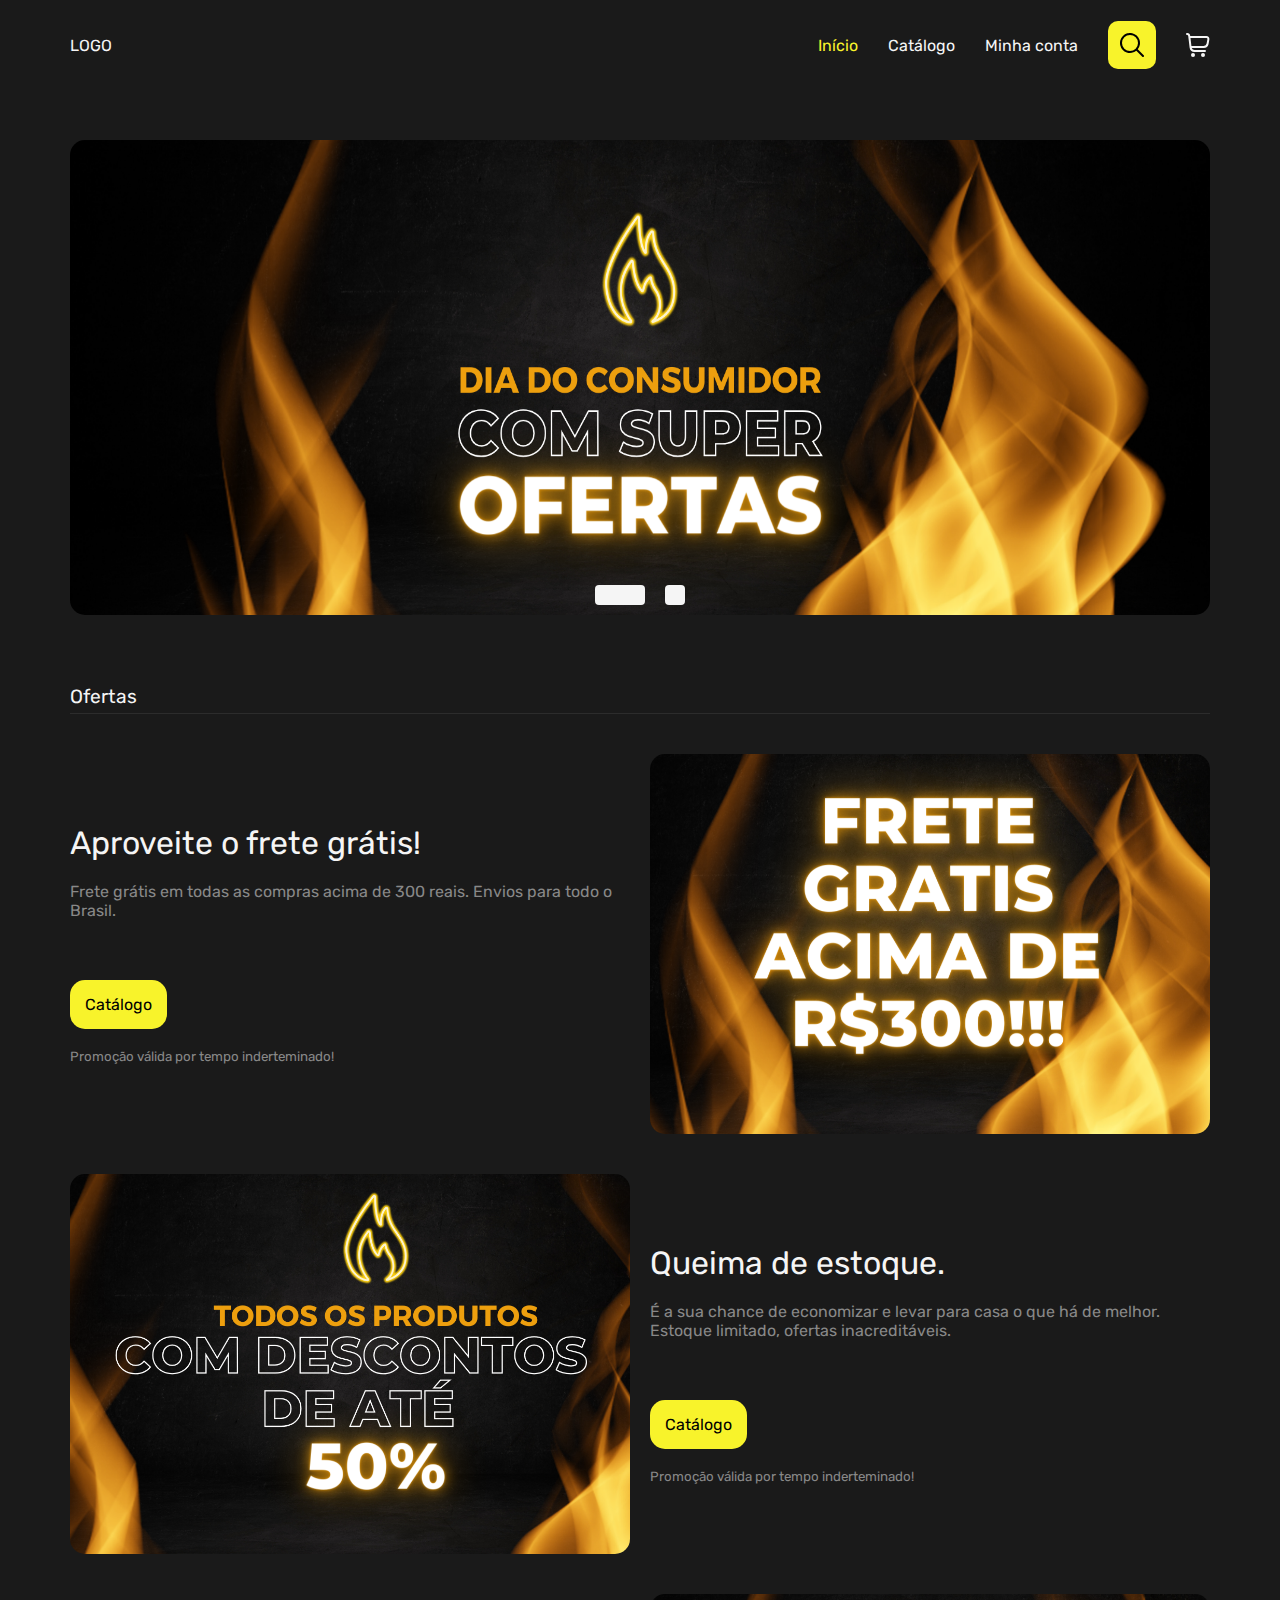
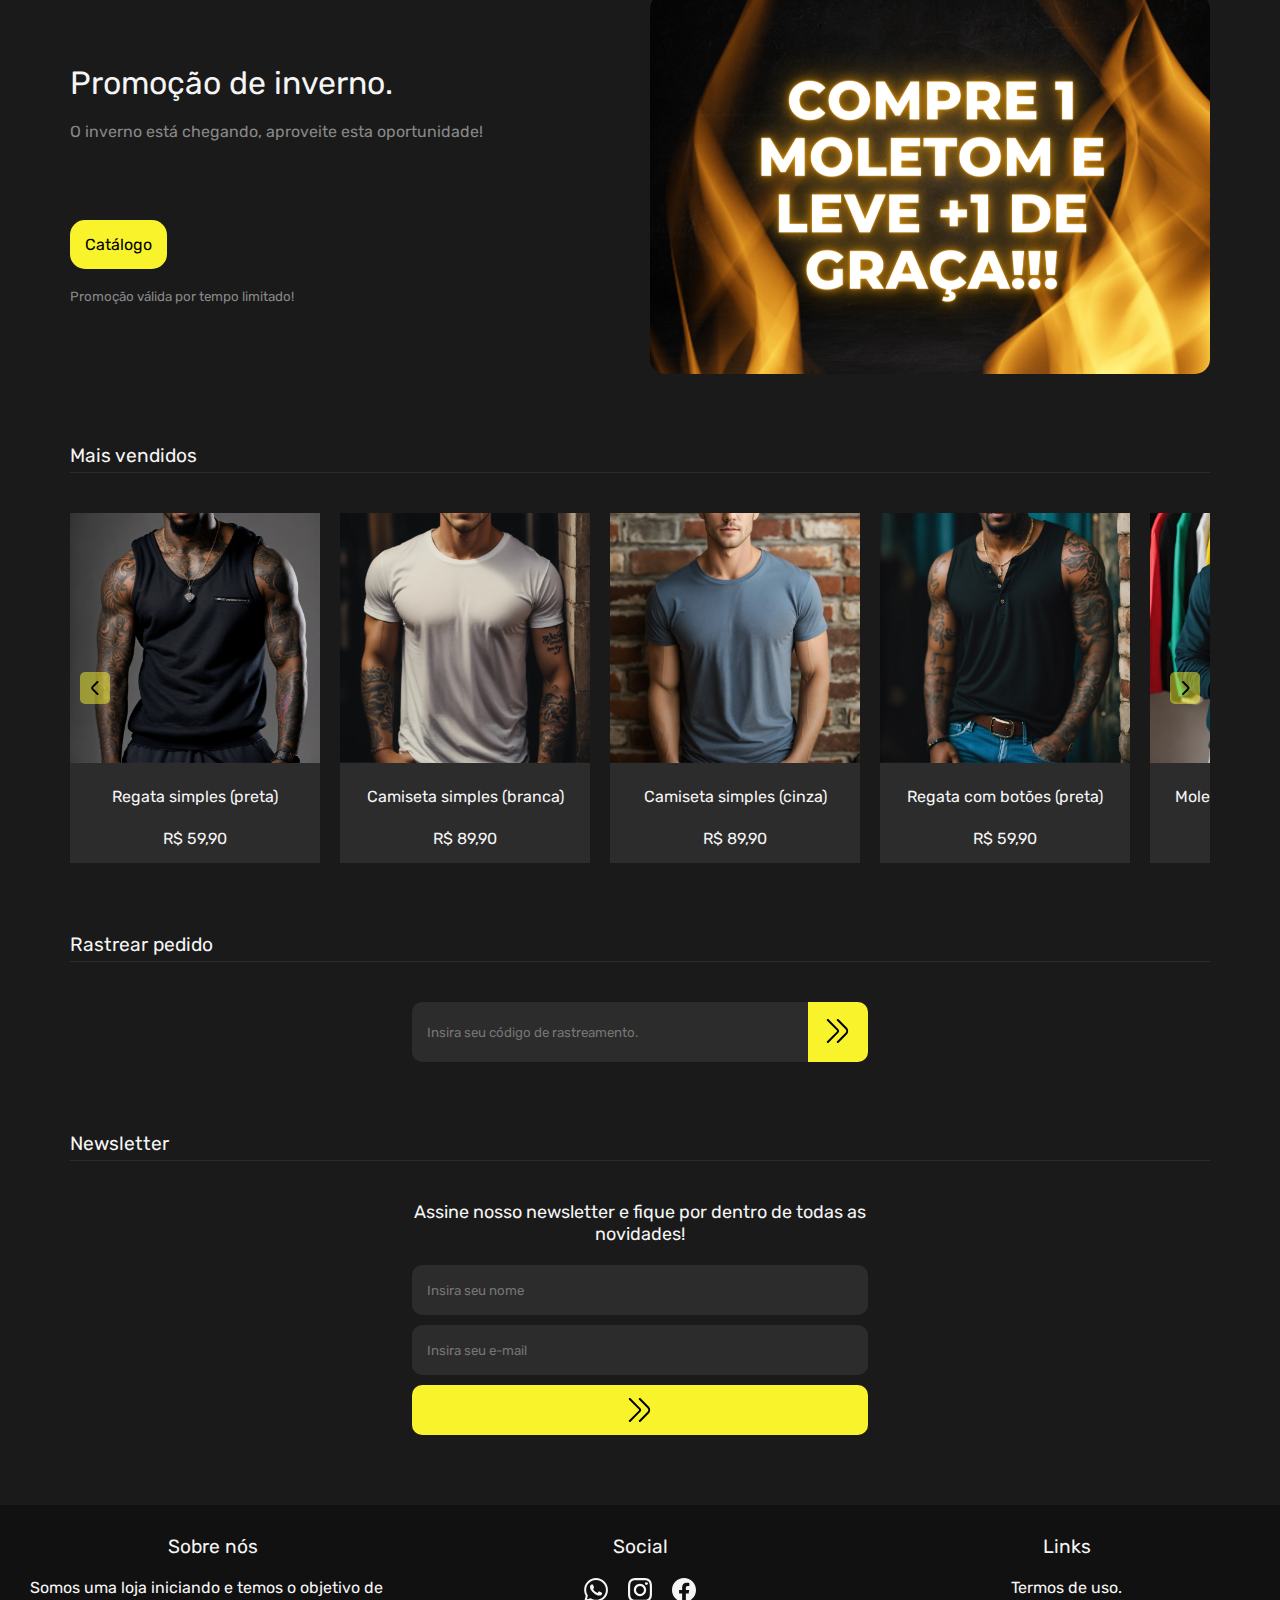
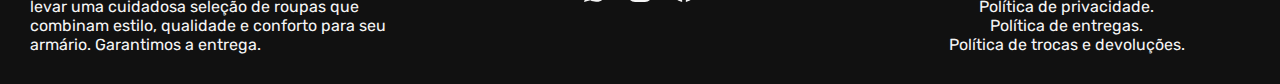
<file: index.html>
<!DOCTYPE html>
<html lang="en">
    <head>
        <meta charset="UTF-8">
        <meta http-equiv="X-UA-Compatible" content="IE=edge">
        <meta name="viewport" content="width=device-width, initial-scale=1.0">
        <title>Início</title>
        <link rel="stylesheet" href="./styles/style.css">
        <link rel="stylesheet" href="./styles/indexStyle.css">
        <script defer src="./scripts/script.js"></script>
        <script defer src="./scripts/indexScript.js"></script>
    </head>
    <body>
        <!--Cart-->
        <div class="cart">
            <p>Meu carrinho</p>
            <div class="line"></div>
            <div class="cart-products">
                
            </div>
            <button class="buy-button">Finalizar pedido</button>
        </div>

        <!--Header-->
        <section class="header">
            <div class="logo">LOGO</div>
            <div class="menu">
                <a href="index.html" class="current">Início</a>
                <a href="catalog.html">Catálogo</a>
                <a href="conta.html">Minha conta</a>
                <!--Form sending input "search" data as "get" to "catalog.html" url-->
                <form class="search-box search-box-closed" action="catalog.html" method="get" autocomplete="off">
                    <input class="search-input search-input-closed" placeholder="Sua procura" name="search">
                    <button class="search-button search-button-closed" type="submit">
                        <img src="icons/search.svg" style="aspect-ratio: 1/1; width: 24px;">
                    </button>
                </form>
                <div class="cart-icon" style="width: 24px; height: 24px;">
                    <img src="icons/shopping-cart.svg" style="aspect-ratio: 1/1; width: 24px;"
                    class="filter-white">
                </div>
            </div>
        </section>

        <!--Content-section-->
        <section class="content-section">
            <div class="slide-box">
                <div class="slides">
                    <img class="slide-1" src="images/1.png" alt="prop1"/>
                    <img class="slide-2" src="images/2.png" alt="prop2"/>
                </div>
                <div class="nav">
                    <input type="radio" name="slides" id="radio-1" checked>
                    <label for="radio-1"></label>
                    <input type="radio" name="slides" id="radio-2">
                    <label for="radio-2"></label>
                </div>
            </div>

            <div class="division offers">
                <p>Ofertas</p>
                <div class="line"></div>
                <div class="offer">
                    <div class="offer-text">
                        <p class="title">Aproveite o frete grátis!</p>
                        <p class="text">Frete grátis em todas as compras acima de 300 reais. Envios para todo o Brasil.</p>
                        <div class="button" onclick="window.location.href = 'catalog.html';">Catálogo</div>
                        <p class="mini-text">Promoção válida por tempo inderteminado!</p>
                    </div>
                    <div class="offer-img-box"><img class="offer-img" src="images/3.png" alt="prop3"></div>
                </div>
                <div class="offer">
                    <div class="offer-img-box"><img class="offer-img" src="images/4.png" alt="prop4"></div>
                    <div class="offer-text">
                        <p class="title">Queima de estoque.</p>
                        <p class="text">É a sua chance de economizar e levar para casa o que há de melhor. Estoque limitado, ofertas inacreditáveis.</p>
                        <div class="button" onclick="window.location.href = 'catalog.html';">Catálogo</div>
                        <p class="mini-text">Promoção válida por tempo inderteminado!</p>
                    </div>
                </div>
                <div class="offer">
                    <div class="offer-text">
                        <p class="title">Promoção de inverno.</p>
                        <p class="text">O inverno está chegando, aproveite esta oportunidade!</p>
                        <div class="button" onclick="window.location.href = 'catalog.html?search=moletom';">Catálogo</div>
                        <p class="mini-text">Promoção válida por tempo limitado!</p>
                    </div>
                    <div class="offer-img-box"><img class="offer-img" src="images/5.png" alt="prop5"></div>
                </div>
            </div>

            <div class="division best-sellers">
                <p>Mais vendidos</p>
                <div class="line"></div>
                <div class="showcase-box">
                    <div class="showcase-products">
                        <div class="product-card regata" onclick="redirectToProductPage(this);"
                        data-image="productImages/Regata simples (preta).jpg"
                        data-name="Regata simples (preta)"
                        data-price=59.90>
                        <div><img src="productImages/Regata simples (preta).jpg" style="aspect-ratio: 1/1; width: 250px;"></div>
                        <p>Regata simples (preta)</p>
                        <p>R$ 59,90</p>
                        </div>
                        <div class="product-card camiseta" onclick="redirectToProductPage(this);"
                        data-image="productImages/Camiseta simples (branca).jpg"
                        data-name="Camiseta simples (branca)"
                        data-price=89.90>
                            <div><img src="productImages/Camiseta simples (branca).jpg" style="aspect-ratio: 1/1; width: 250px;"></div>
                            <p>Camiseta simples (branca)</p>
                            <p>R$ 89,90</p>
                        </div>
                        <div class="product-card camiseta" onclick="redirectToProductPage(this);"
                        data-image="productImages/Camiseta simples (cinza).jpg"
                        data-name="Camiseta simples (cinza)"
                        data-price=89.90>
                            <div><img src="productImages/Camiseta simples (cinza).jpg" style="aspect-ratio: 1/1; width: 250px;"></div>
                            <p>Camiseta simples (cinza)</p>
                            <p>R$ 89,90</p>
                        </div>
                        <div class="product-card regata" onclick="redirectToProductPage(this);"
                        data-image="productImages/Regata com botões (preta).jpg"
                        data-name="Regata com botões (preta)"
                        data-price=59.90>
                            <div><img src="productImages/Regata com botões (preta).jpg" style="aspect-ratio: 1/1; width: 250px;"></div>
                            <p>Regata com botões (preta)</p>
                            <p>R$ 59,90</p>
                        </div>
                        <div class="product-card moletom" onclick="redirectToProductPage(this);"
                        data-image="productImages/Moletom sem capuz (preto).jpg"
                        data-name="Moletom sem capuz (preto)"
                        data-price=119.90>
                            <div><img src="productImages/Moletom sem capuz (preto).jpg" style="aspect-ratio: 1/1; width: 250px;"></div>
                            <p>Moletom sem capuz (preto)</p>
                            <p>R$ 119,90</p>
                        </div>
                        <div class="product-card camiseta" onclick="redirectToProductPage(this);"
                        data-image="productImages/Camiseta polo simples (branca).jpg"
                        data-name="Camiseta polo simples (branca)"
                        data-price=109>
                            <div><img src="productImages/Camiseta polo simples (branca).jpg" style="aspect-ratio: 1/1; width: 250px;"></div>
                            <p>Camiseta polo simples (branca)</p>
                            <p>R$ 109</p>
                        </div>
                        <div class="product-card camiseta" onclick="redirectToProductPage(this);"
                        data-image="productImages/Camiseta com botões (escura).jpg"
                        data-name="Camiseta com botões (escura)"
                        data-price=99.90>
                            <div><img src="productImages/Camiseta com botões (escura).jpg" style="aspect-ratio: 1/1; width: 250px;"></div>
                            <p>Camiseta com botões (escura)</p>
                            <p>R$ 99,90</p>
                        </div>
                        <div class="product-card camiseta" onclick="redirectToProductPage(this);"
                        data-image="productImages/Camiseta gola V (escura).jpg"
                        data-name="Camiseta gola V (escura)"
                        data-price=79.90>
                            <div><img src="productImages/Camiseta gola V (escura).jpg" style="aspect-ratio: 1/1; width: 250px;"></div>
                            <p>Camiseta gola V (escura)</p>
                            <p>R$ 79,90</p>
                        </div>
                        <div class="product-card moletom" onclick="redirectToProductPage(this);"
                        data-image="productImages/Moletom simples (preto).jpg"
                        data-name="Moletom simples (preto)"
                        data-price=160>
                            <div><img src="productImages/Moletom simples (preto).jpg" style="aspect-ratio: 1/1; width: 250px;"></div>
                            <p>Moletom simples (preto)</p>
                            <p>R$ 160</p>
                        </div>
                    </div>
                    <div class="showcase-nav">
                        <div class="arrow arrow-left">
                            <img src="icons/angulo-pequeno-esquerdo.svg" style="aspect-ratio: 1/1; width: 24px;">
                        </div>
                        <div class="arrow arrow-right">
                            <img src="icons/angulo-pequeno-direito.svg" style="aspect-ratio: 1/1; width: 24px;">
                        </div>
                    </div>
                </div>
            </div>

            <div class="division rastr">
                <p>Rastrear pedido</p>
                <div class="line"></div>
                <form class="rastr-box">
                    <input class="rastr-input" placeholder="Insira seu código de rastreamento.">
                    <button class="rastr-button">
                        <img src="icons/angulo-duplo-direito.svg" style="aspect-ratio: 1/1; width: 24px;">
                    </button>
                </form>
            </div>

            <div class="division news">
                <p>Newsletter</p>
                <div class="line"></div>
                <form class="news-box">
                    <p>Assine nosso newsletter e fique por dentro de todas as novidades!</p>
                    <input class="news-input" placeholder="Insira seu nome">
                    <input class="news-input" placeholder="Insira seu e-mail">
                    <button class="news-button">
                        <img src="icons/angulo-duplo-direito.svg" style="aspect-ratio: 1/1; width: 24px;">
                    </button>
                </form>
            </div>

        </section>

        <!--Footer-->
        <section class="footer">
            <div class="footer-div about">
                <p class="footer-title">Sobre nós</p>
                <p>Somos uma loja iniciando e temos o objetivo de levar uma cuidadosa seleção de roupas que combinam estilo, qualidade e conforto para seu armário. Garantimos a entrega.</p>
            </div>
            <div class="footer-div social">
                <p class="footer-title">Social</p>
                <div class="footer-socials">
                    <a href="">
                        <img src="icons/whatsapp.svg" style="aspect-ratio: 1/1; width: 24px;" class="filter-white">
                    </a>
                    <a href="">
                        <img src="icons/instagram.svg" style="aspect-ratio: 1/1; width: 24px;" class="filter-white">
                    </a>
                    <a href="">
                        <img src="icons/facebook.svg" style="aspect-ratio: 1/1; width: 24px;" class="filter-white">
                    </a>
                </div>
            </div>
            <div class="footer-div links">
                <p class="footer-title">Links</p>
                    <a href="">Termos de uso.</a>
                    <a href="">Política de privacidade.</a>
                    <a href="">Política de entregas.</a>
                    <a href="">Política de trocas e devoluções.</a>
            </div>
        </section>

    </body>
</html>
</file>
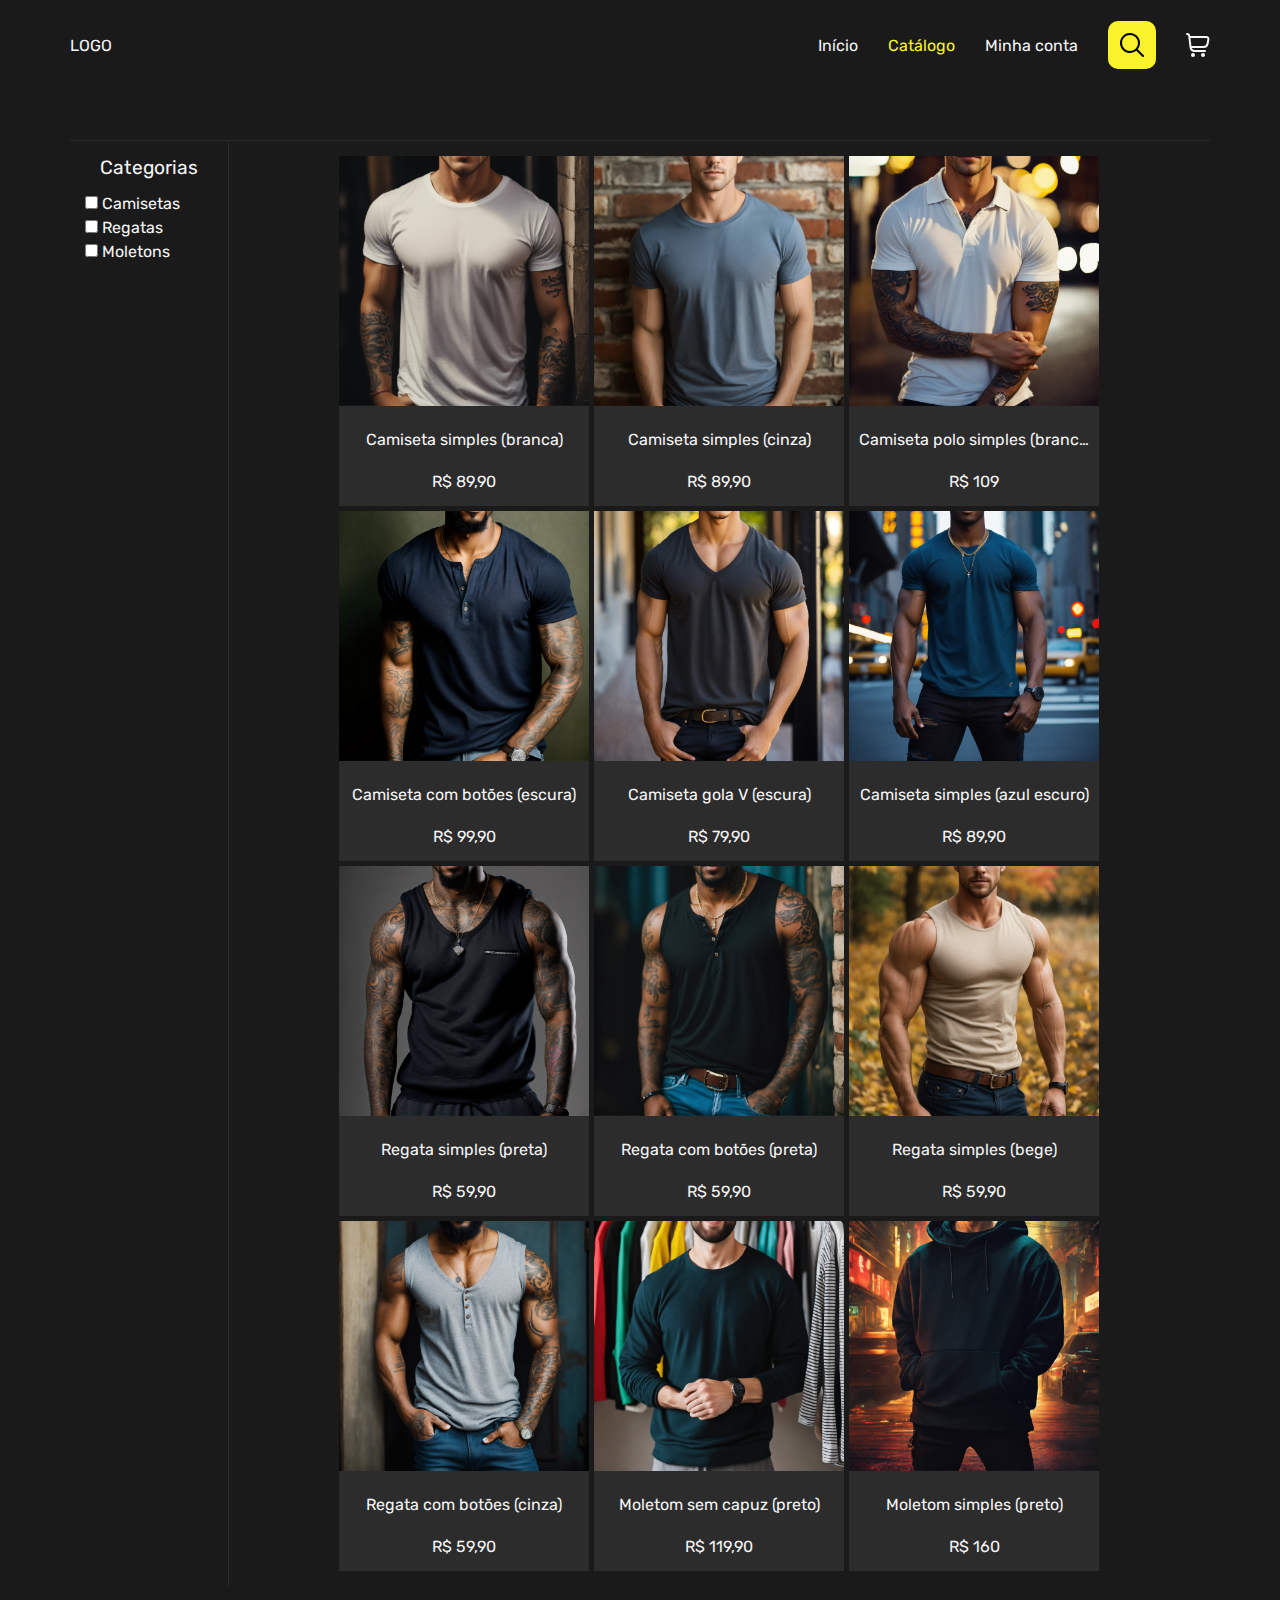
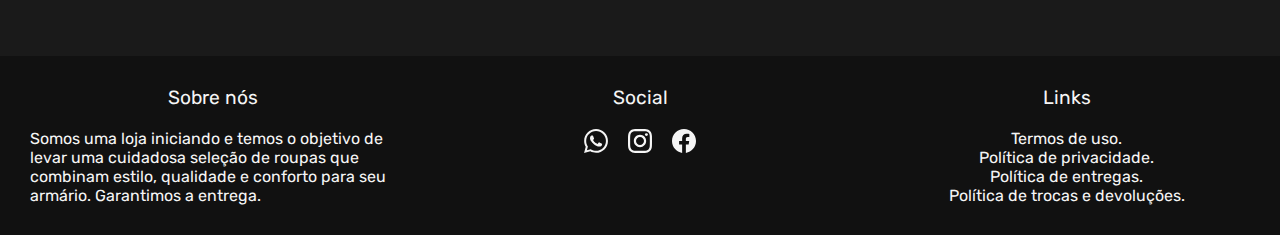
<file: catalog.html>
<!DOCTYPE html>
<html lang="en">
    <head>
        <meta charset="UTF-8">
        <meta http-equiv="X-UA-Compatible" content="IE=edge">
        <meta name="viewport" content="width=device-width, initial-scale=1.0">
        <title>Catálogo</title>
        <link rel="stylesheet" href="./styles/style.css">
        <link rel="stylesheet" href="./styles/catalogStyle.css">
        <script defer src="./scripts/script.js"></script>
        <script defer src="./scripts/catalogScript.js"></script>
    </head>
    <body>
        <!--Cart-->
        <div class="cart">
            <p>Meu carrinho</p>
            <div class="line"></div>
            <div class="cart-products">

            </div>
            <button class="buy-button">Finalizar pedido</button>
        </div>

        <!--Header-->
        <section class="header">
            <div class="logo">LOGO</div>
            <div class="menu">
                <a href="index.html">Início</a>
                <a href="catalog.html" class="current">Catálogo</a>
                <a href="conta.html">Minha conta</a>
                <form class="search-box search-box-closed" action="catalog.html" method="get" autocomplete="off">
                    <input class="search-input search-input-closed" placeholder="Sua procura" name="search">
                    <button class="search-button search-button-closed" type="submit">
                        <img src="icons/search.svg" style="aspect-ratio: 1/1; width: 24px;">
                    </button>
                </form>
                <div class="cart-icon" style="width: 24px; height: 24px;">
                    <img src="icons/shopping-cart.svg" style="aspect-ratio: 1/1; width: 24px;"
                    class="filter-white">
                </div>
            </div>
        </section>

        <!--Content-section-->
        <section class="content-section">
            <div class="line"></div>
            <div class="catalog-box">
                <div class="filter-box">
                    <p>Categorias</p>
                    <div class="options">
                        <input type="checkbox" class="filter-check" id="check-camisetas" value="camiseta">
                        <label for="check-camisetas">Camisetas</label>
                    </div>
                    <div class="options">
                        <input type="checkbox" class="filter-check" id="check-regatas" value="regata">
                        <label for="check-regatas">Regatas</label>
                    </div>
                    <div class="options">
                        <input type="checkbox" class="filter-check" id="check-moletons" value="moletom">
                        <label for="check-moletons">Moletons</label>
                    </div>
                </div>
                <div class="vertical-line"></div>
                <!--PRODUCTS PRODUCTS PRODUCTS PRODUCTS PRODUCTS-->
                <div class="products-box">
                    <div class="product-card camiseta" onclick="redirectToProductPage(this);"
                    data-image="productImages/Camiseta simples (branca).jpg"
                    data-name="Camiseta simples (branca)"
                    data-price=89.90>
                        <div><img src="productImages/Camiseta simples (branca).jpg" style="aspect-ratio: 1/1; width: 250px;"></div>
                        <p>Camiseta simples (branca)</p>
                        <p>R$ 89,90</p>
                    </div>
                    <div class="product-card camiseta" onclick="redirectToProductPage(this);"
                    data-image="productImages/Camiseta simples (cinza).jpg"
                    data-name="Camiseta simples (cinza)"
                    data-price=89.90>
                        <div><img src="productImages/Camiseta simples (cinza).jpg" style="aspect-ratio: 1/1; width: 250px;"></div>
                        <p>Camiseta simples (cinza)</p>
                        <p>R$ 89,90</p>
                    </div>
                    <div class="product-card camiseta" onclick="redirectToProductPage(this);"
                    data-image="productImages/Camiseta polo simples (branca).jpg"
                    data-name="Camiseta polo simples (branca)"
                    data-price=109>
                        <div><img src="productImages/Camiseta polo simples (branca).jpg" style="aspect-ratio: 1/1; width: 250px;"></div>
                        <p>Camiseta polo simples (branca)</p>
                        <p>R$ 109</p>
                    </div>
                    <div class="product-card camiseta" onclick="redirectToProductPage(this);"
                    data-image="productImages/Camiseta com botões (escura).jpg"
                    data-name="Camiseta com botões (escura)"
                    data-price=99.90>
                        <div><img src="productImages/Camiseta com botões (escura).jpg" style="aspect-ratio: 1/1; width: 250px;"></div>
                        <p>Camiseta com botões (escura)</p>
                        <p>R$ 99,90</p>
                    </div>
                    <div class="product-card camiseta" onclick="redirectToProductPage(this);"
                    data-image="productImages/Camiseta gola V (escura).jpg"
                    data-name="Camiseta gola V (escura)"
                    data-price=79.90>
                        <div><img src="productImages/Camiseta gola V (escura).jpg" style="aspect-ratio: 1/1; width: 250px;"></div>
                        <p>Camiseta gola V (escura)</p>
                        <p>R$ 79,90</p>
                    </div>
                    <div class="product-card camiseta" onclick="redirectToProductPage(this);"
                    data-image="productImages/Camiseta simples (azul escuro).jpg"
                    data-name="Camiseta simples (azul escuro)"
                    data-price=89.90>
                        <div><img src="productImages/Camiseta simples (azul escuro).jpg" style="aspect-ratio: 1/1; width: 250px;"></div>
                        <p>Camiseta simples (azul escuro)</p>
                        <p>R$ 89,90</p>
                    </div>
                    <div class="product-card regata" onclick="redirectToProductPage(this);"
                    data-image="productImages/Regata simples (preta).jpg"
                    data-name="Regata simples (preta)"
                    data-price=59.90>
                        <div><img src="productImages/Regata simples (preta).jpg" style="aspect-ratio: 1/1; width: 250px;"></div>
                        <p>Regata simples (preta)</p>
                        <p>R$ 59,90</p>
                    </div>
                    <div class="product-card regata" onclick="redirectToProductPage(this);"
                    data-image="productImages/Regata com botões (preta).jpg"
                    data-name="Regata com botões (preta)"
                    data-price=59.90>
                        <div><img src="productImages/Regata com botões (preta).jpg" style="aspect-ratio: 1/1; width: 250px;"></div>
                        <p>Regata com botões (preta)</p>
                        <p>R$ 59,90</p>
                    </div>
                    <div class="product-card regata" onclick="redirectToProductPage(this);"
                    data-image="productImages/Regata simples (bege).jpg"
                    data-name="Regata simples (bege)"
                    data-price=59.90>
                        <div><img src="productImages/Regata simples (bege).jpg" style="aspect-ratio: 1/1; width: 250px;"></div>
                        <p>Regata simples (bege)</p>
                        <p>R$ 59,90</p>
                    </div>
                    <div class="product-card regata" onclick="redirectToProductPage(this);"
                    data-image="productImages/Regata com botões (cinza).jpg"
                    data-name="Regata com botões (cinza)"
                    data-price=59.90>
                        <div><img src="productImages/Regata com botões (cinza).jpg" style="aspect-ratio: 1/1; width: 250px;"></div>
                        <p>Regata com botões (cinza)</p>
                        <p>R$ 59,90</p>
                    </div>
                    <div class="product-card moletom" onclick="redirectToProductPage(this);"
                    data-image="productImages/Moletom sem capuz (preto).jpg"
                    data-name="Moletom sem capuz (preto)"
                    data-price=119.90>
                        <div><img src="productImages/Moletom sem capuz (preto).jpg" style="aspect-ratio: 1/1; width: 250px;"></div>
                        <p>Moletom sem capuz (preto)</p>
                        <p>R$ 119,90</p>
                    </div>
                    <div class="product-card moletom" onclick="redirectToProductPage(this);"
                    data-image="productImages/Moletom simples (preto).jpg"
                    data-name="Moletom simples (preto)"
                    data-price=160>
                        <div><img src="productImages/Moletom simples (preto).jpg" style="aspect-ratio: 1/1; width: 250px;"></div>
                        <p>Moletom simples (preto)</p>
                        <p>R$ 160</p>
                    </div>
                </div>
            </div>
        </section>

        <!--Footer-->
        <section class="footer">
            <div class="footer-div about">
                <p class="footer-title">Sobre nós</p>
                <p>Somos uma loja iniciando e temos o objetivo de levar uma cuidadosa seleção de roupas que combinam estilo, qualidade e conforto para seu armário. Garantimos a entrega.</p>
            </div>
            <div class="footer-div social">
                <p class="footer-title">Social</p>
                <div class="footer-socials">
                    <a href="">
                        <img src="icons/whatsapp.svg" style="aspect-ratio: 1/1; width: 24px;" class="filter-white">
                    </a>
                    <a href="">
                        <img src="icons/instagram.svg" style="aspect-ratio: 1/1; width: 24px;" class="filter-white">
                    </a>
                    <a href="">
                        <img src="icons/facebook.svg" style="aspect-ratio: 1/1; width: 24px;" class="filter-white">
                    </a>
                </div>
            </div>
            <div class="footer-div links">
                <p class="footer-title">Links</p>
                    <a href="">Termos de uso.</a>
                    <a href="">Política de privacidade.</a>
                    <a href="">Política de entregas.</a>
                    <a href="">Política de trocas e devoluções.</a>
            </div>
        </section>

    </body>
</html>
</file>
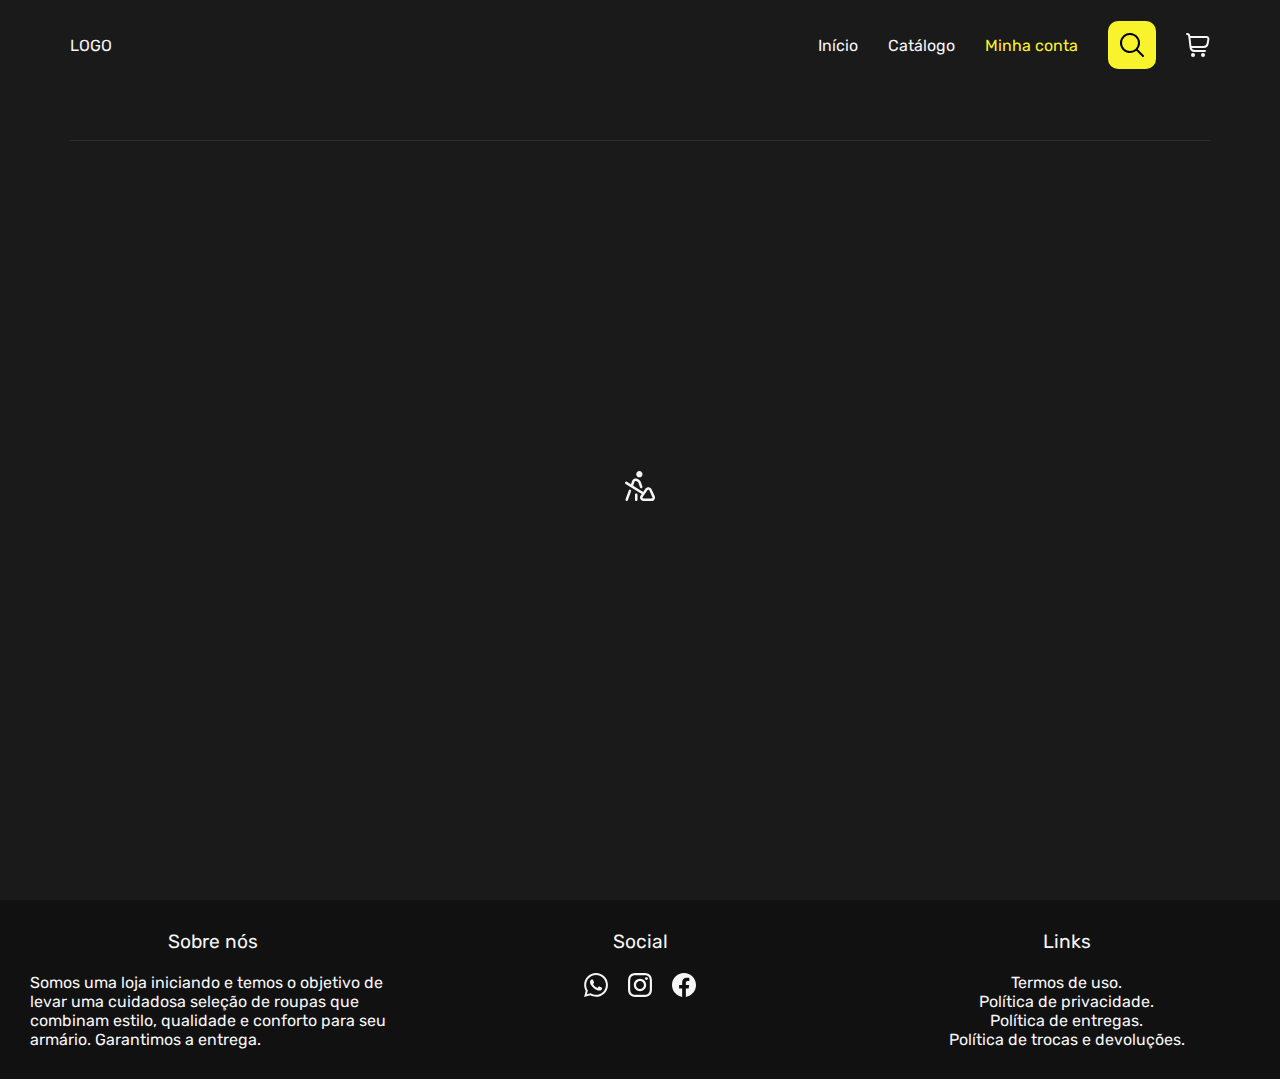
<file: conta.html>
<!DOCTYPE html>
<html lang="en">
    <head>
        <meta charset="UTF-8">
        <meta name="viewport" content="width=device-width, initial-scale=1.0">
        <title>Minha conta</title>
        <link rel="stylesheet" href="./styles/style.css">
        <script defer src="./scripts/script.js"></script>
        <style>
            /*Content-section*/
            .content-section {
                width: 100%;
                height: calc(100vh - 70px);

                padding: 70px;
                background-color: var(--black-lighter);

                display: flex;
                flex-direction: column;
                align-items: center;
            }

            .line {
                width: 100%;
                height: 1px;

                background-color: var(--matte);
            }

            .account-box {
                width: 100%;
                height: 100%;

                display: flex;
                justify-content: center;
                align-items: center;
            }
        </style>
    </head>
    <body>
        <!--Cart-->
        <div class="cart">
            <p>Meu carrinho</p>
            <div class="line"></div>
            <div class="cart-products">

            </div>
            <button class="buy-button">Finalizar pedido</button>
        </div>

        <!--Header-->
        <section class="header">
            <div class="logo">LOGO</div>
            <div class="menu">
                <a href="index.html">Início</a>
                <a href="catalog.html">Catálogo</a>
                <a href="conta.html" class="current">Minha conta</a>
                <form class="search-box search-box-closed" action="catalog.html" method="get" autocomplete="off">
                    <input class="search-input search-input-closed" placeholder="Sua procura" name="search">
                    <button class="search-button search-button-closed" type="submit">
                        <img src="icons/search.svg" style="aspect-ratio: 1/1; width: 24px;">
                    </button>
                </form>
                <div class="cart-icon" style="width: 24px; height: 24px;">
                    <img src="icons/shopping-cart.svg" style="aspect-ratio: 1/1; width: 24px;"
                    class="filter-white">
                </div>
            </div>
        </section>

        <!--Content-section-->
        <section class="content-section">
            <div class="line"></div>
            <div class="account-box">
                <img src="icons/digging.svg" style="aspect-ratio: 1/1; width: 30px;"
                class="filter-white">
            </div>
        </section>

        <!--Footer-->
        <section class="footer">
            <div class="footer-div about">
                <p class="footer-title">Sobre nós</p>
                <p>Somos uma loja iniciando e temos o objetivo de levar uma cuidadosa seleção de roupas que combinam estilo, qualidade e conforto para seu armário. Garantimos a entrega.</p>
            </div>
            <div class="footer-div social">
                <p class="footer-title">Social</p>
                <div class="footer-socials">
                    <a href="">
                        <img src="icons/whatsapp.svg" style="aspect-ratio: 1/1; width: 24px;" class="filter-white">
                    </a>
                    <a href="">
                        <img src="icons/instagram.svg" style="aspect-ratio: 1/1; width: 24px;" class="filter-white">
                    </a>
                    <a href="">
                        <img src="icons/facebook.svg" style="aspect-ratio: 1/1; width: 24px;" class="filter-white">
                    </a>
                </div>
            </div>
            <div class="footer-div links">
                <p class="footer-title">Links</p>
                    <a href="">Termos de uso.</a>
                    <a href="">Política de privacidade.</a>
                    <a href="">Política de entregas.</a>
                    <a href="">Política de trocas e devoluções.</a>
            </div>
        </section>

    </body>
</html>
</file>
<file: styles/style.css>
@import url('https://fonts.googleapis.com/css2?family=Rubik:wght@500;600;700&display=swap');

* {
    box-sizing: border-box;
    margin: 0px;
    padding: 0px;
    font-family: 'rubik', sans-serif;

    scroll-behavior: smooth;

    --matte: rgb(44, 44, 44);
    --black-light: rgb(17, 17, 17);
    --black-lighter: rgb(26, 26, 26);
    --gray: rgb(136, 136, 136);
    --gray-lighter: rgb(179, 179, 179);
    --white: rgb(245, 245, 245);
    --gold: rgb(248, 243, 43);
}

.filter-white {
    filter: invert(100%) sepia(0%) saturate(0%) hue-rotate(303deg) brightness(112%) contrast(92%);
}

body {
    overflow-x: hidden;

    display: flex;
    flex-direction: column;
}

.cart {
    z-index: 200;
    position: fixed;
    left: 100vw;

    width: 400px;
    height: 100vh;
    max-height: 100vh;

    background-color: var(--black-light);
    color: var(--white);
    padding: 20px;
    padding-right: 37px;
    transition: 1s ease;

    display: flex;
    flex-direction: column;
}

.cart .line {
    margin-top: 10px;
    margin-bottom: 10px;
    width: 100%;
    height: 1px;

    background-color: var(--matte);
}

.cart .cart-products {
    width: 100%;
    height: 100%;

    display: flex;
    flex-direction: column;
    gap: 10px;
}

.cart-product {
    width: 100%;
    height: 125px;
    background-color: var(--matte);

    display: flex;
}

.cart-product img {
    height: 125px;
    aspect-ratio: 1/1;
    padding: 10px;
}

.cart-product-info {
    width: 100%;
    height: 100%;
    padding: 10px;

    display: flex;
    flex-direction: column;
    justify-content: space-between;
}

.cart-product-info button{
    height: 20px;
    border-radius: 4px;
    border: none;
    background-color: red;
}

.cart .buy-button {
    height: 40px;
    width: 100%;

    border-radius: 4px;
    border: none;
    background-color: var(--gold);
}

/*----------Header----------*/
.header {
    width: 100%;
    height: 70px;

    padding-top: 20px;
    background-color: var(--black-lighter);
    color: var(--white);

    display: flex;
    align-items: center;
    justify-content: center;
}

/*Logo*/
.logo {
    margin-left: 70px;
    margin-right: auto;

    height: 100%;

    display: flex;
    align-items: center;
    justify-content: center;
}

/*Menu*/
.menu {
    margin-left: auto;
    margin-right: 70px;

    height: 100%;

    display: flex;
    align-items: center;
}

.menu a {
    height: 100%;

    padding-left: 15px;
    padding-right: 15px;
    color: var(--white);
    text-decoration: none;
    white-space: nowrap;

    display: flex;
    justify-content: center;
    align-items: center;
}

.menu a:hover {
    color: var(--gray-lighter);
}

.menu a.current {
    color: var(--gold);
}

.menu .search-box {
    margin-left: 15px;
    margin-right: 15px;

    width: 350px;

    background-color: var(--matte);
    border-radius: 10px;

    display: flex;
    justify-content: flex-end;

    transition: 1s
}

.menu .search-input {
    width: calc(100% - 48px);
    height: 48px;

    padding: 0px 15px;
    color: var(--white);
    border-top-left-radius: inherit;
    border-bottom-left-radius: inherit;
    background: none;
    border: none;

    transition: 1s;
}

.menu .search-input:focus {
    outline-width: 0;
}

.menu .search-button {
    padding: 12px;
    background-color: var(--gold);
    border-top-right-radius: inherit;
    border-bottom-right-radius: inherit;
    border: none;

    display: flex;
    justify-content: center;
    align-items: center;

    transition: 1s
}

.menu .search-button:hover {
    cursor: pointer;
}

.menu .search-box-closed {
    width: 48px;
}

.menu .search-input-closed {
    width: 0px;
}

.menu .search-button-closed {
    border-top-left-radius: inherit;
    border-bottom-left-radius: inherit;
}

.menu .cart-icon {
    margin-left: 15px;
}

.menu .cart-icon:hover {
    cursor: pointer;
}

.menu .cart-icon:hover > img {
    filter: invert(87%) sepia(80%) saturate(589%) hue-rotate(339deg) brightness(109%) contrast(94%);
}

/*----------Footer----------*/
.footer {
    width: 100%;

    background-color: var(--black-light);

    display: flex;
    align-items:flex-start;
    justify-content:space-evenly;
}

.footer-div {
    width: 100%;
    height: 100%;
    padding: 30px;
    color: var(--white);

    display: flex;
    flex-direction: column;
    justify-content: flex-start;
    align-items: center;
}

.footer-title {
    margin-bottom: 20px;
    font-size: larger;
}

.footer-socials {
    display: flex;
    gap: 20px;
}

.footer-div a {
    color: var(--white);
    text-decoration: none;
}
</file>
<file: styles/indexStyle.css>
/*----------Content-section----------*/
.content-section {
    width: 100%;

    padding-bottom: 70px;

    background-color: var(--black-lighter);

    display: flex;
    flex-direction: column;
    align-items: center;
}

/*Slide-box*/
.slide-box {
    position: relative;
    margin-top: 70px;

    aspect-ratio: 2.4/1;
    width: calc(100% - 140px);

    display: flex;
    justify-content: center;
}

.slide-box .slides {
    aspect-ratio: 2.4/1;
    width: 100%;
    border-radius: 15px;

    overflow-y: scroll;
    display: flex;
}

.slide-box .slides::-webkit-scrollbar{
    display: none;
}

.slide-box .slides img {
    aspect-ratio: 2.4/1;
    width: 100%;
}

.slide-box .nav {
    position: absolute;
    align-self:flex-end;
    margin-bottom: 10px;

    height: 20px;

    display: flex;
    gap: 20px;
    align-items: center;
    justify-content: center;
}

.slide-box .nav input {
    display: none;
}

.slide-box .nav label {
    width: 20px;
    height: 20px;

    background-color: var(--white);

    border-radius: 4px;
    transition: .3s;
    cursor: pointer;
}

.nav input[type="radio"]:checked + label {
    width: 50px;
}

/*Divisions*/
.division {
    margin-top: 70px;

    width: calc(100% - 140px);
}

.division p {
    font-size: larger;
    color: var(--white);
}

.division .line {
    margin-top: 5px;

    width: 100%;
    height: 1px;

    background-color: var(--matte);
}

/*Offers*/
.offer {
    margin-top: 40px;

    aspect-ratio: 3/1;
    width: 100%;

    display: flex;
    align-items: center;
    justify-content: center;
    gap: 20px;
}

.offer-text {
    width: 100%;
    height: 100%;

    padding: 70px 0px;

    gap: 20px;
    display: flex;
    flex-direction: column;
}

.offer-text p.title {
    color: var(--white);
    font-size: xx-large;
}

.offer-text p.text {
    color: var(--gray);
    font-size: medium;
}

.offer-text p.mini-text {
    color: var(--gray);
    font-size: smaller;
}

.offer .button {
    margin-top: auto;
    width: fit-content;
    height: fit-content;

    padding: 15px;
    background-color: var(--gold);
    border-radius: 15px;
}

.offer .button:hover {
    cursor: pointer;
}

.offer-img-box {
    width: 100%;
    height: 100%;

    border-radius: 15px;
}

.offer-img {
    width: 100%;
    height: 100%;

    border-radius: 15px;
}

/*Best-sellers*/
.showcase-box {
    position: relative;
    margin-top: 40px;

    width: 100%;
    height: 100%;
}

.showcase-products {
    width: 100%;
    height: 100%;

    display: flex;
    overflow-x: scroll;
    gap: 20px;
}

.showcase-products::-webkit-scrollbar{
    display: none;
}

.product-card {
    z-index: 90;
    width: 250px;
    min-width: 250px;
    height: 350px;

    padding-bottom: 15px;
    background-color: var(--matte);

    display: flex;
    flex-direction: column;
    justify-content: space-between;
    align-items: center;
}

.product-card div {
    width: 250px;
    height: 250px;

    background-color: var(--matte);
}

.product-card p {
    font-size: medium;
    text-align: center;
    color: var(--white);
}

.product-card:hover {
    cursor: pointer;
}

.showcase-nav {
    position: absolute;
    top: 0px;

    padding: 0px 10px;
    width: 100%;
    height: 100%;

    display: flex;
    justify-content: space-between;
    align-items: center;
}

.showcase-nav .arrow {
    z-index: 100;

    width: 30px;
    height: 32px;

    border-radius: 5px;
    background-color: rgba(248, 243, 43, 0.5);
    transition: .3s;

    display: flex;
    align-items: center;
    justify-content: center;
}

.showcase-nav .arrow:hover {
    cursor: pointer;
    background-color: var(--gold);
}

/*Rastr*/
.rastr-box {
    position: relative;
    left: 50%;
    transform: translateX(-50%);
    margin-top: 40px;

    width: 40%;
    height: 60px;

    background-color: var(--matte);
    border-radius: 10px;

    display: flex;
    align-items: center;
}

.rastr-input {
    width: calc(100% - 60px);
    height: 100%;

    color: var(--white);
    border-top-left-radius: inherit;
    border-bottom-left-radius: inherit;
    padding: 0px 15px;
    background: none;
    border: none;
}

.rastr-input:focus {
    outline-width: 0;
    border: 2px solid var(--black-lighter);
}

.rastr-button {
    width: 60px;
    height: 60px;

    background-color: var(--gold);
    border-top-right-radius: inherit;
    border-bottom-right-radius: inherit;
    border: none;
}

.rastr-button:hover {
    cursor: pointer;
}

/*News*/
.news-box {
    position: relative;
    left: 50%;
    transform: translateX(-50%);
    margin-top: 40px;

    width: 40%;

    display: flex;
    flex-direction: column;
    align-items: center;
    justify-content: center;
    gap: 10px;
}

.news-box p {
    margin-bottom: 10px;
    text-align: center;
    font-size:large;
    color: var(--white);
}

.news-input {
    width: 100%;
    height: 50px;

    padding: 0px 15px;
    border: none;

    color: var(--white);
    background-color: var(--matte);
    border-radius: 10px;
}

.news-input:focus {
    outline-width: 0;
    border: 2px solid var(--black-lighter);
}

.news-button {
    width: 100%;
    height: 50px;

    background-color: var(--gold);
    border-radius: 10px;
    border: none;

    display: flex;
    align-items: center;
    justify-content: center;
}

.news-button:hover {
    cursor: pointer;
}
</file>
<file: styles/catalogStyle.css>
/*----------Content-section----------*/
.content-section {
    width: 100%;
    height: fit-content;
    min-height: calc(100vh - 70px);

    padding: 70px;
    background-color: var(--black-lighter);

    display: flex;
    flex-direction: column;
    align-items: center;
}

.line {
    width: 100%;
    height: 1px;

    background-color: var(--matte);
}

.catalog-box {
    width: 100%;
    height: 100%;

    display: flex;
    justify-content: center;
}

.filter-box {
    height: 100%;
    padding: 0px 15px;

    display: flex;
    flex-direction: column;
}

.filter-box p {
    margin: 15px;

    font-size: larger;
    color: var(--white);

    align-self: center;
}

.filter-box .options {
    margin-bottom: 5px;
    color: var(--white);
}

.options input, label {
    cursor: pointer;
    white-space: nowrap;
}

.vertical-line {
    width: 1px;
    min-height: 100%;

    background-color: var(--matte);
}

.products-box {
    width: 100%;
    height: 100%;

    padding: 15px;

    display: grid;
    grid-template-columns: repeat(auto-fill, 250px);
    grid-auto-rows: 350px;
    gap: 5px;
    justify-content: center;
}

/*Product-card*/
.product-card {
    width: 250px;
    min-width: 250px;
    height: 350px;

    padding-bottom: 15px;
    background-color: var(--matte);

    display: flex;
    flex-direction: column;
    justify-content: space-between;
    align-items: center;
}

.product-card div {
    width: 250px;
    height: 250px;

    background-color: var(--matte);
}

.product-card p {
    width: 250px;

    padding-left: 10px;
    padding-right: 10px;

    white-space: nowrap;
    overflow: hidden;
    text-overflow: ellipsis;

    font-size: medium;
    text-align: center;
    color: var(--white);
}

.product-card:hover {
    cursor: pointer;
}
</file>
